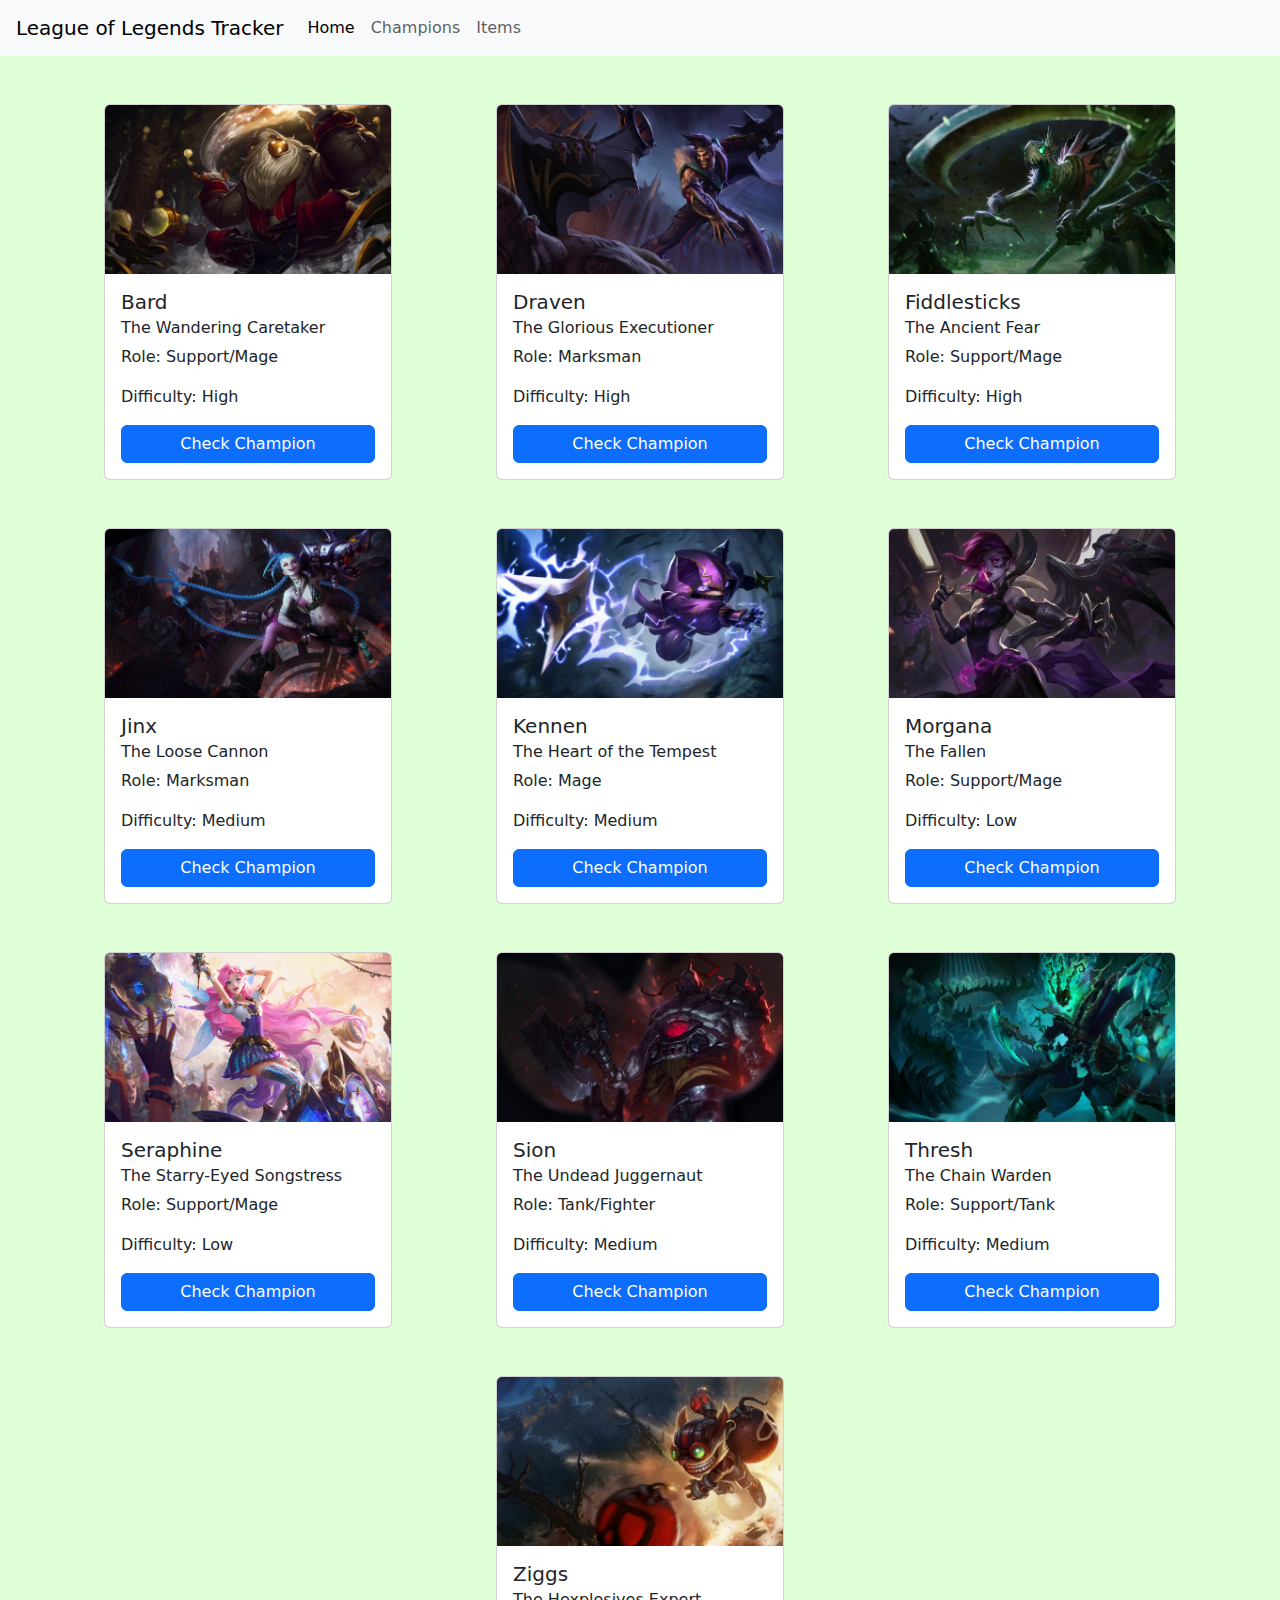
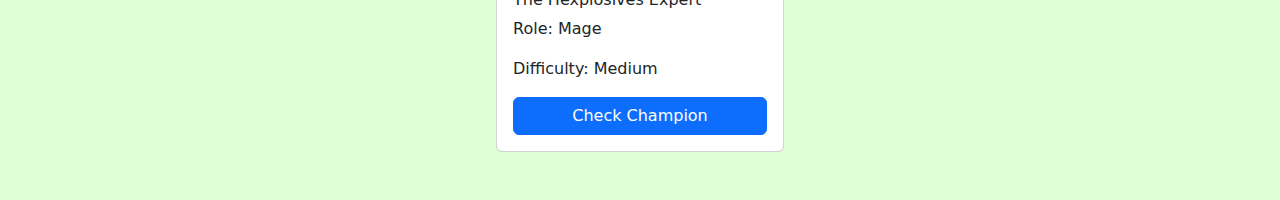
<file: bootstrap-website/pages/champions.html>
<!DOCTYPE html>
<html lang="en">
	<head>
		<meta charset="UTF-8" />
		<meta name="viewport" content="width=device-width, initial-scale=1.0" />
		<title>Document</title>
		<link href="https://cdn.jsdelivr.net/npm/bootstrap@5.3.3/dist/css/bootstrap.min.css" rel="stylesheet" integrity="sha384-QWTKZyjpPEjISv5WaRU9OFeRpok6YctnYmDr5pNlyT2bRjXh0JMhjY6hW+ALEwIH" crossorigin="anonymous" />
		<link rel="stylesheet" href="../styles.css" />
	</head>
	<body>
		<header>
			<nav class="navbar navbar-expand-md navbar-light bg-light ps-3">
				<a class="navbar-brand" href="#">League of Legends Tracker</a>
				<div class="collapse navbar-collapse">
					<ul class="navbar-nav">
						<li class="nav-item">
							<a class="nav-link active" href="index.html">Home</a>
						</li>
						<li class="nav-item">
							<a class="nav-link" href="#">Champions</a>
						</li>
						<li class="nav-item">
							<a class="nav-link" href="#">Items</a>
						</li>
					</ul>
				</div>
			</nav>
		</header>

		<main class="d-flex flex-row justify-content-evenly gap-5 flex-wrap p-5">
			<!-- Bard -->
			<div class="card" style="width: 18rem">
				<img src="../resources/Bard/Bard_Champion.jpg" class="card-img-top" alt="..." />
				<div class="card-body">
					<h5 class="card-title">Bard</h5>
					<h6 class="card-subtitle">The Wandering Caretaker</h6>
					<p class="card-text mt-2">Role: Support/Mage</p>
					<p class="card-text">Difficulty: High</p>
					<a href="../pages/champions/bard.html" class="btn btn-primary w-100">Check Champion</a>
				</div>
			</div>

			<!-- Draven -->
			<div class="card" style="width: 18rem">
				<img src="../resources/Draven/Draven_Champion.jpg" class="card-img-top" alt="..." />
				<div class="card-body">
					<h5 class="card-title">Draven</h5>
					<h6 class="card-subtitle">The Glorious Executioner</h6>
					<p class="card-text mt-2">Role: Marksman</p>
					<p class="card-text">Difficulty: High</p>
					<a href="../pages/champions/draven.html" class="btn btn-primary w-100">Check Champion</a>
				</div>
			</div>

			<!-- Fiddlesticks -->
			<div class="card" style="width: 18rem">
				<img src="../resources/Fiddlesticks/Fiddlesticks_Champion.jpg" class="card-img-top" alt="..." />
				<div class="card-body">
					<h5 class="card-title">Fiddlesticks</h5>
					<h6 class="card-subtitle">The Ancient Fear</h6>
					<p class="card-text mt-2">Role: Support/Mage</p>
					<p class="card-text">Difficulty: High</p>
					<a href="../pages/champions/fiddlesticks.html" class="btn btn-primary w-100">Check Champion</a>
				</div>
			</div>

			<!-- Jinx -->
			<div class="card" style="width: 18rem">
				<img src="../resources/Jinx/Jinx_Champion.jpg" class="card-img-top" alt="..." />
				<div class="card-body">
					<h5 class="card-title">Jinx</h5>
					<h6 class="card-subtitle">The Loose Cannon</h6>
					<p class="card-text mt-2">Role: Marksman</p>
					<p class="card-text">Difficulty: Medium</p>
					<a href="../pages/champions/jinx.html" class="btn btn-primary w-100">Check Champion</a>
				</div>
			</div>

			<!-- Kennen -->
			<div class="card" style="width: 18rem">
				<img src="../resources/Kennen/Kennen_Champion.jpg" class="card-img-top" alt="..." />
				<div class="card-body">
					<h5 class="card-title">Kennen</h5>
					<h6 class="card-subtitle">The Heart of the Tempest</h6>
					<p class="card-text mt-2">Role: Mage</p>
					<p class="card-text">Difficulty: Medium</p>
					<a href="../pages/champions/kennen.html" class="btn btn-primary w-100">Check Champion</a>
				</div>
			</div>

			<!-- Morgana -->
			<div class="card" style="width: 18rem">
				<img src="../resources/Morgana/Morgana_Champion.jpg" class="card-img-top" alt="..." />
				<div class="card-body">
					<h5 class="card-title">Morgana</h5>
					<h6 class="card-subtitle">The Fallen</h6>
					<p class="card-text mt-2">Role: Support/Mage</p>
					<p class="card-text">Difficulty: Low</p>
					<a href="../pages/champions/morgana.html" class="btn btn-primary w-100">Check Champion</a>
				</div>
			</div>
			<!-- Seraphine -->
			<div class="card" style="width: 18rem">
				<img src="../resources/Seraphine/Seraphine_0.jpg" class="card-img-top" alt="..." />
				<div class="card-body">
					<h5 class="card-title">Seraphine</h5>
					<h6 class="card-subtitle">The Starry-Eyed Songstress</h6>
					<p class="card-text mt-2">Role: Support/Mage</p>
					<p class="card-text">Difficulty: Low</p>
					<a href="../pages/champions/seraphine.html" class="btn btn-primary w-100">Check Champion</a>
				</div>
			</div>
            <!-- Sion -->
			<div class="card" style="width: 18rem">
				<img src="../resources/Sion/Sion_0.jpg" class="card-img-top" alt="..." />
				<div class="card-body">
					<h5 class="card-title">Sion</h5>
					<h6 class="card-subtitle">The Undead Juggernaut</h6>
					<p class="card-text mt-2">Role: Tank/Fighter</p>
					<p class="card-text">Difficulty: Medium</p>
					<a href="../pages/champions/sion.html" class="btn btn-primary w-100">Check Champion</a>
				</div>
			</div>
            <!-- Thresh -->
			<div class="card" style="width: 18rem">
				<img src="../resources/Thresh/Thresh_0.jpg" class="card-img-top" alt="..." />
				<div class="card-body">
					<h5 class="card-title">Thresh</h5>
					<h6 class="card-subtitle">The Chain Warden</h6>
					<p class="card-text mt-2">Role: Support/Tank</p>
					<p class="card-text">Difficulty: Medium</p>
					<a href="../pages/champions/thresh.html" class="btn btn-primary w-100">Check Champion</a>
				</div>
			</div>
            <!-- Ziggs -->
			<div class="card" style="width: 18rem">
				<img src="../resources/Ziggs/Ziggs_0.jpg" class="card-img-top" alt="..." />
				<div class="card-body">
					<h5 class="card-title">Ziggs</h5>
					<h6 class="card-subtitle">The Hexplosives Expert</h6>
					<p class="card-text mt-2">Role: Mage</p>
					<p class="card-text">Difficulty: Medium</p>
					<a href="../pages/champions/ziggs.html" class="btn btn-primary w-100">Check Champion</a>
				</div>
			</div>
			
		</main>

		<script src="https://cdn.jsdelivr.net/npm/bootstrap@5.3.0/dist/js/bootstrap.bundle.min.js"></script>
	</body>
</html>
</file>
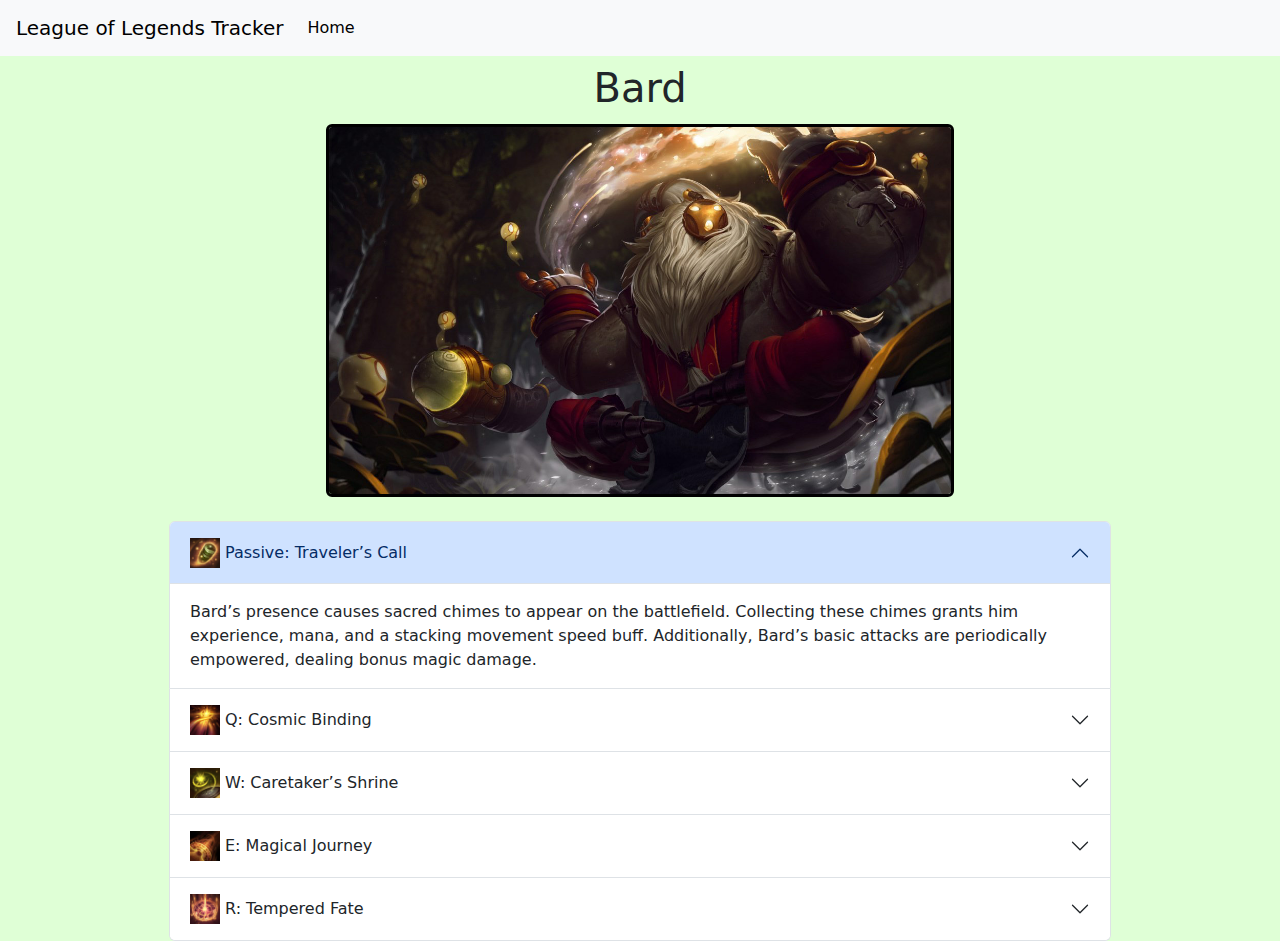
<file: bootstrap-website/pages/champions/bard.html>
<!DOCTYPE html>
<html lang="en">
	<head>
		<meta charset="UTF-8" />
		<meta name="viewport" content="width=device-width, initial-scale=1.0" />
		<title>Document</title>
		<link href="https://cdn.jsdelivr.net/npm/bootstrap@5.3.3/dist/css/bootstrap.min.css" rel="stylesheet" integrity="sha384-QWTKZyjpPEjISv5WaRU9OFeRpok6YctnYmDr5pNlyT2bRjXh0JMhjY6hW+ALEwIH" crossorigin="anonymous" />
		<link rel="stylesheet" href="../../styles.css" />
	</head>

	<body>
		<header>
			<nav class="navbar navbar-expand-md navbar-light bg-light ps-3">
				<a class="navbar-brand" href="#">League of Legends Tracker</a>
				<div class="collapse navbar-collapse">
					<ul class="navbar-nav">
						<li class="nav-item">
							<a class="nav-link active" href="../../index.html">Home</a>
						</li>
					</ul>
				</div>
			</nav>
		</header>

		<main>
			<div class="container-fluid">
				<div class="d-flex justify-content-center flex-column align-items-center">
					<h1 class="mt-2">Bard</h1>
					<img src="../../resources/Bard/Bard_Champion.jpg" class="rounded mt-1 mb-4 border border-3 border-black w-50" alt="" />

					<div class="accordion w-75" id="accordionExample">
						<!-- Passive -->
						<div class="accordion-item">
							<h2 class="accordion-header">
								<button class="accordion-button" type="button" data-bs-toggle="collapse" data-bs-target="#collapseOne" aria-expanded="true" aria-controls="collapseOne">
									<img src="../../resources/Bard/Bard_Passive.png" alt="Button Image" style="width: 30px; height: 30px; margin-right: 5px" />Passive: Traveler’s Call
								</button>
							</h2>
							<div id="collapseOne" class="accordion-collapse collapse show" data-bs-parent="#accordionExample">
								<div class="accordion-body">
									Bard’s presence causes sacred chimes to appear on the battlefield. Collecting these chimes grants him experience, mana, and a stacking movement speed buff. Additionally, Bard’s basic attacks are periodically empowered, dealing bonus magic damage.
								</div>
							</div>
						</div>
						<!-- Q -->
						<div class="accordion-item">
							<h2 class="accordion-header">
								<button class="accordion-button collapsed" type="button" data-bs-toggle="collapse" data-bs-target="#collapseTwo" aria-expanded="false" aria-controls="collapseTwo">
									<img src="../../resources/Bard/BardQ.png" alt="Button Image" style="width: 30px; height: 30px; margin-right: 5px" />Q: Cosmic Binding
								</button>
							</h2>
							<div id="collapseTwo" class="accordion-collapse collapse" data-bs-parent="#accordionExample">
								<div class="accordion-body">Bard fires a burst of energy in a target direction, dealing magic damage to the first enemy hit and slowing them. If the burst continues and hits a wall or another enemy, it stuns both targets.</div>
							</div>
						</div>

						<!-- W -->
						<div class="accordion-item">
							<h2 class="accordion-header">
								<button class="accordion-button collapsed" type="button" data-bs-toggle="collapse" data-bs-target="#collapseThree" aria-expanded="false" aria-controls="collapseThree">
									<img src="../../resources/Bard/BardW.png" alt="Button Image" style="width: 30px; height: 30px; margin-right: 5px" />W: Caretaker’s Shrine
								</button>
							</h2>
							<div id="collapseThree" class="accordion-collapse collapse" data-bs-parent="#accordionExample">
								<div class="accordion-body">Bard places a healing shrine that builds up in power over a short duration. Allies who step on the shrine receive healing and a brief movement speed boost.</div>
							</div>
						</div>
						<!-- E -->
						<div class="accordion-item">
							<h2 class="accordion-header">
								<button class="accordion-button collapsed" type="button" data-bs-toggle="collapse" data-bs-target="#collapseFour" aria-expanded="false" aria-controls="collapseFour">
									<img src="../../resources/Bard/BardE.png" alt="Button Image" style="width: 30px; height: 30px; margin-right: 5px" />E: Magical Journey
								</button>
							</h2>
							<div id="collapseFour" class="accordion-collapse collapse" data-bs-parent="#accordionExample">
								<div class="accordion-body">Bard opens a one-way portal through a piece of terrain, allowing allies and enemies to travel through it.</div>
							</div>
						</div>
						<!-- R -->
						<div class="accordion-item">
							<h2 class="accordion-header">
								<button class="accordion-button collapsed" type="button" data-bs-toggle="collapse" data-bs-target="#collapseFive" aria-expanded="false" aria-controls="collapseFive">
									<img src="../../resources/Bard/BardR.png" alt="Button Image" style="width: 30px; height: 30px; margin-right: 5px" />R: Tempered Fate
								</button>
							</h2>
							<div id="collapseFive" class="accordion-collapse collapse" data-bs-parent="#accordionExample">
								<div class="accordion-body">Bard sends magical energy to a target location, putting all champions, minions, monsters, and turrets in the area into stasis for a short duration.</div>
							</div>
						</div>
					</div>
				</div>
			</div>
		</main>

		<script src="https://cdn.jsdelivr.net/npm/bootstrap@5.3.0/dist/js/bootstrap.bundle.min.js"></script>
	</body>
</html>
</file>
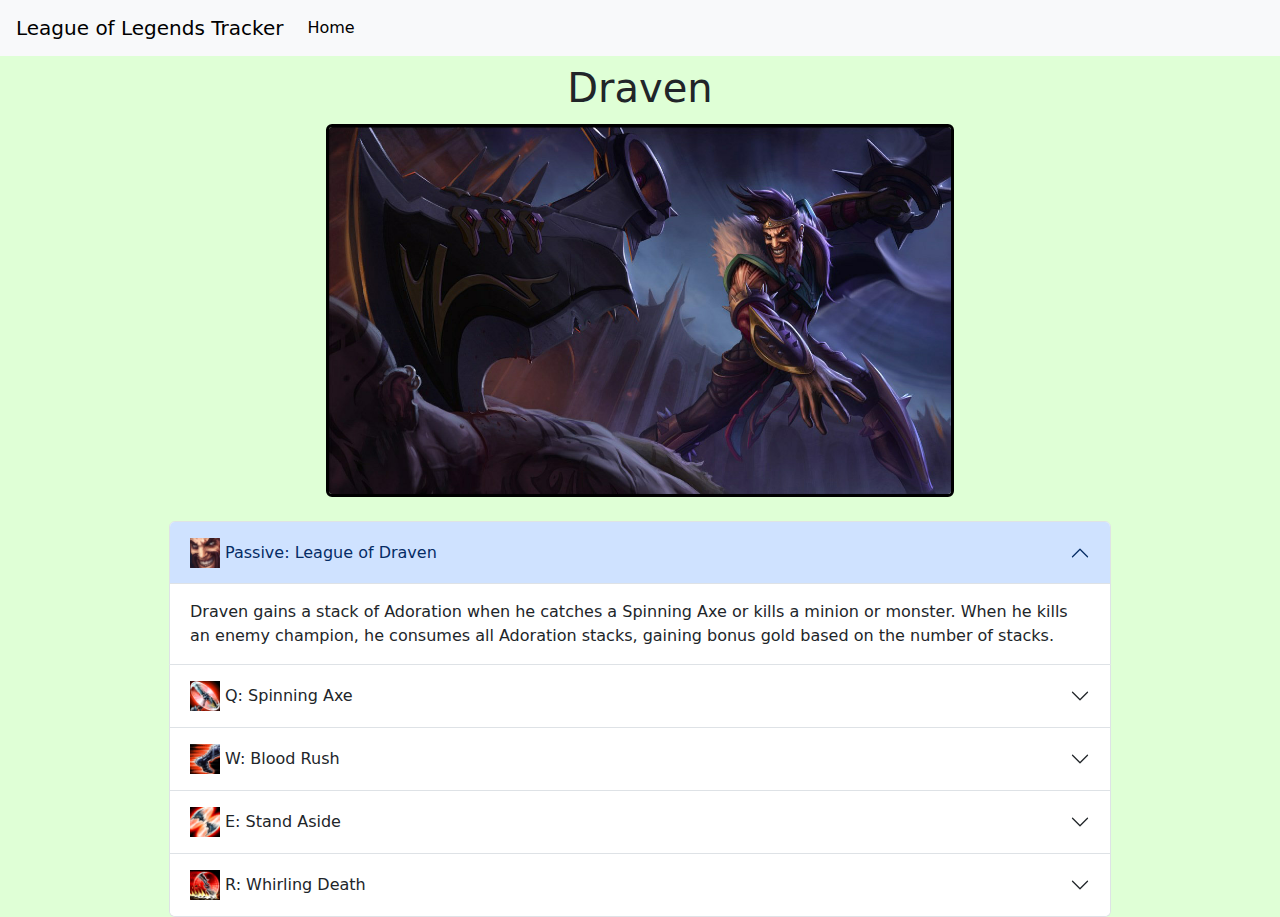
<file: bootstrap-website/pages/champions/draven.html>
<!DOCTYPE html>
<html lang="en">
	<head>
		<meta charset="UTF-8" />
		<meta name="viewport" content="width=device-width, initial-scale=1.0" />
		<title>Document</title>
		<link href="https://cdn.jsdelivr.net/npm/bootstrap@5.3.3/dist/css/bootstrap.min.css" rel="stylesheet" integrity="sha384-QWTKZyjpPEjISv5WaRU9OFeRpok6YctnYmDr5pNlyT2bRjXh0JMhjY6hW+ALEwIH" crossorigin="anonymous" />
		<link rel="stylesheet" href="../../styles.css" />
	</head>

	<body>
		<header>
			<nav class="navbar navbar-expand-md navbar-light bg-light ps-3">
				<a class="navbar-brand" href="#">League of Legends Tracker</a>
				<div class="collapse navbar-collapse">
					<ul class="navbar-nav">
						<li class="nav-item">
							<a class="nav-link active" href="../../index.html">Home</a>
						</li>
					</ul>
				</div>
			</nav>
		</header>

		<main>
			<div class="container-fluid">
				<div class="d-flex justify-content-center flex-column align-items-center">
					<h1 class="mt-2">Draven</h1>
					<img src="../../resources/Draven/Draven_Champion.jpg" class="rounded mt-1 mb-4 border border-3 border-black w-50" alt="" />

					<div class="accordion w-75" id="accordionExample">
						<!-- Passive -->
						<div class="accordion-item">
							<h2 class="accordion-header">
								<button class="accordion-button" type="button" data-bs-toggle="collapse" data-bs-target="#collapseOne" aria-expanded="true" aria-controls="collapseOne">
									<img src="../../resources/Draven/Draven_passive.png" alt="Button Image" style="width: 30px; height: 30px; margin-right: 5px" />Passive: League of Draven
								</button>
							</h2>
							<div id="collapseOne" class="accordion-collapse collapse show" data-bs-parent="#accordionExample">
								<div class="accordion-body">
									Draven gains a stack of Adoration when he catches a Spinning Axe or kills a minion or monster. When he kills an enemy champion, he consumes all Adoration stacks, gaining bonus gold based on the number of stacks.
								</div>
							</div>
						</div>
						<!-- Q -->
						<div class="accordion-item">
							<h2 class="accordion-header">
								<button class="accordion-button collapsed" type="button" data-bs-toggle="collapse" data-bs-target="#collapseTwo" aria-expanded="false" aria-controls="collapseTwo">
									<img src="../../resources/Draven/Draven_Q.png" alt="Button Image" style="width: 30px; height: 30px; margin-right: 5px" />Q: Spinning Axe
								</button>
							</h2>
							<div id="collapseTwo" class="accordion-collapse collapse" data-bs-parent="#accordionExample">
								<div class="accordion-body">Draven’s next basic attack deals bonus physical damage and causes the axe to ricochet into the air. If Draven catches it, the ability is reapplied.</div>
							</div>
						</div>

						<!-- W -->
						<div class="accordion-item">
							<h2 class="accordion-header">
								<button class="accordion-button collapsed" type="button" data-bs-toggle="collapse" data-bs-target="#collapseThree" aria-expanded="false" aria-controls="collapseThree">
									<img src="../../resources/Draven/Draven_W.png" alt="Button Image" style="width: 30px; height: 30px; margin-right: 5px" />W: Blood Rush
								</button>
							</h2>
							<div id="collapseThree" class="accordion-collapse collapse" data-bs-parent="#accordionExample">
								<div class="accordion-body">Draven gains increased movement speed and attack speed for a short duration. Catching a Spinning Axe resets the cooldown of Blood Rush.</div>
							</div>
						</div>
						<!-- E -->
						<div class="accordion-item">
							<h2 class="accordion-header">
								<button class="accordion-button collapsed" type="button" data-bs-toggle="collapse" data-bs-target="#collapseFour" aria-expanded="false" aria-controls="collapseFour">
									<img src="../../resources/Draven/Draven_E.png" alt="Button Image" style="width: 30px; height: 30px; margin-right: 5px" />E: Stand Aside
								</button>
							</h2>
							<div id="collapseFour" class="accordion-collapse collapse" data-bs-parent="#accordionExample">
								<div class="accordion-body">Draven throws his axes in a line, dealing physical damage to enemies hit and knocking them aside, slowing them briefly.</div>
							</div>
						</div>
						<!-- R -->
						<div class="accordion-item">
							<h2 class="accordion-header">
								<button class="accordion-button collapsed" type="button" data-bs-toggle="collapse" data-bs-target="#collapseFive" aria-expanded="false" aria-controls="collapseFive">
									<img src="../../resources/Draven/Draven_R.png" alt="Button Image" style="width: 30px; height: 30px; margin-right: 5px" />R: Whirling Death
								</button>
							</h2>
							<div id="collapseFive" class="accordion-collapse collapse" data-bs-parent="#accordionExample">
								<div class="accordion-body">Draven hurls two massive axes in a global line, dealing physical damage to enemies hit. The axes reverse direction upon reaching the edge of the map or upon reactivation, dealing damage again on the way back.</div>
							</div>
						</div>
					</div>
				</div>
			</div>
		</main>

		<script src="https://cdn.jsdelivr.net/npm/bootstrap@5.3.0/dist/js/bootstrap.bundle.min.js"></script>
	</body>
</html>
</file>
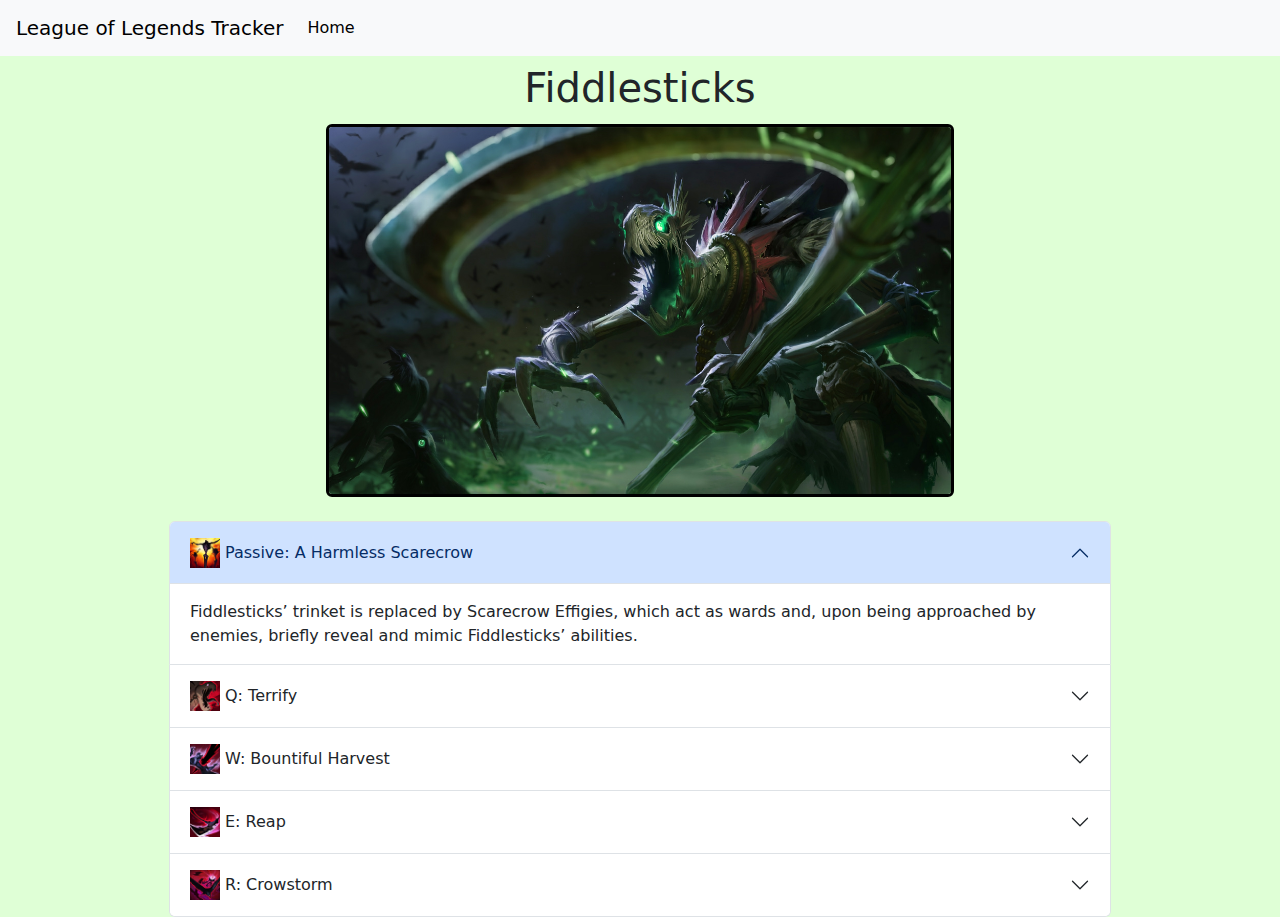
<file: bootstrap-website/pages/champions/fiddlesticks.html>
<!DOCTYPE html>
<html lang="en">
	<head>
		<meta charset="UTF-8" />
		<meta name="viewport" content="width=device-width, initial-scale=1.0" />
		<title>Document</title>
		<link href="https://cdn.jsdelivr.net/npm/bootstrap@5.3.3/dist/css/bootstrap.min.css" rel="stylesheet" integrity="sha384-QWTKZyjpPEjISv5WaRU9OFeRpok6YctnYmDr5pNlyT2bRjXh0JMhjY6hW+ALEwIH" crossorigin="anonymous" />
		<link rel="stylesheet" href="../../styles.css" />
	</head>

	<body>
		<header>
			<nav class="navbar navbar-expand-md navbar-light bg-light ps-3">
				<a class="navbar-brand" href="#">League of Legends Tracker</a>
				<div class="collapse navbar-collapse">
					<ul class="navbar-nav">
						<li class="nav-item">
							<a class="nav-link active" href="../../index.html">Home</a>
						</li>
					</ul>
				</div>
			</nav>
		</header>

		<main>
			<div class="container-fluid">
				<div class="d-flex justify-content-center flex-column align-items-center">
					<h1 class="mt-2">Fiddlesticks</h1>
					<img src="../../resources/Fiddlesticks/Fiddlesticks_Champion.jpg" class="rounded mt-1 mb-4 border border-3 border-black w-50" alt="" />

					<div class="accordion w-75" id="accordionExample">
						<!-- Passive -->
						<div class="accordion-item">
							<h2 class="accordion-header">
								<button class="accordion-button" type="button" data-bs-toggle="collapse" data-bs-target="#collapseOne" aria-expanded="true" aria-controls="collapseOne">
									<img src="../../resources/Fiddlesticks/FiddlesticksP.png" alt="Button Image" style="width: 30px; height: 30px; margin-right: 5px" />Passive: A Harmless Scarecrow
								</button>
							</h2>
							<div id="collapseOne" class="accordion-collapse collapse show" data-bs-parent="#accordionExample">
								<div class="accordion-body">
									Fiddlesticks’ trinket is replaced by Scarecrow Effigies, which act as wards and, upon being approached by enemies, briefly reveal and mimic Fiddlesticks’ abilities.
								</div>
							</div>
						</div>
						<!-- Q -->
						<div class="accordion-item">
							<h2 class="accordion-header">
								<button class="accordion-button collapsed" type="button" data-bs-toggle="collapse" data-bs-target="#collapseTwo" aria-expanded="false" aria-controls="collapseTwo">
									<img src="../../resources/Fiddlesticks/FiddleSticksQ.png" alt="Button Image" style="width: 30px; height: 30px; margin-right: 5px" />Q: Terrify
								</button>
							</h2>
							<div id="collapseTwo" class="accordion-collapse collapse" data-bs-parent="#accordionExample">
								<div class="accordion-body">Passive: Damaging enemies with abilities causes them to become terrified if they are facing Fiddlesticks. Active: Fiddlesticks terrifies a target, causing them to flee in fear for a short duration.</div>
							</div>
						</div>

						<!-- W -->
						<div class="accordion-item">
							<h2 class="accordion-header">
								<button class="accordion-button collapsed" type="button" data-bs-toggle="collapse" data-bs-target="#collapseThree" aria-expanded="false" aria-controls="collapseThree">
									<img src="../../resources/Fiddlesticks/FiddleSticksW.png" alt="Button Image" style="width: 30px; height: 30px; margin-right: 5px" />W: Bountiful Harvest
								</button>
							</h2>
							<div id="collapseThree" class="accordion-collapse collapse" data-bs-parent="#accordionExample">
								<div class="accordion-body">Fiddlesticks drains the souls of all nearby enemies, dealing magic damage over time and healing himself based on a percentage of the damage dealt. If the ability fully channels, the final tick deals additional damage.</div>
							</div>
						</div>
						<!-- E -->
						<div class="accordion-item">
							<h2 class="accordion-header">
								<button class="accordion-button collapsed" type="button" data-bs-toggle="collapse" data-bs-target="#collapseFour" aria-expanded="false" aria-controls="collapseFour">
									<img src="../../resources/Fiddlesticks/FiddleSticksE.png" alt="Button Image" style="width: 30px; height: 30px; margin-right: 5px" />E: Reap
								</button>
							</h2>
							<div id="collapseFour" class="accordion-collapse collapse" data-bs-parent="#accordionExample">
								<div class="accordion-body">Fiddlesticks unleashes dark energy in a crescent, dealing magic damage and silencing enemies hit. Enemies in the center are also slowed.</div>
							</div>
						</div>
						<!-- R -->
						<div class="accordion-item">
							<h2 class="accordion-header">
								<button class="accordion-button collapsed" type="button" data-bs-toggle="collapse" data-bs-target="#collapseFive" aria-expanded="false" aria-controls="collapseFive">
									<img src="../../resources/Fiddlesticks/FiddleSticksR.png" alt="Button Image" style="width: 30px; height: 30px; margin-right: 5px" />R: Crowstorm
								</button>
							</h2>
							<div id="collapseFive" class="accordion-collapse collapse" data-bs-parent="#accordionExample">
								<div class="accordion-body">After a brief channel, Fiddlesticks blinks to a target location, summoning a murder of crows that flock around him, dealing magic damage per second to all nearby enemies.</div>
							</div>
						</div>
					</div>
				</div>
			</div>
		</main>

		<script src="https://cdn.jsdelivr.net/npm/bootstrap@5.3.0/dist/js/bootstrap.bundle.min.js"></script>
	</body>
</html>
</file>
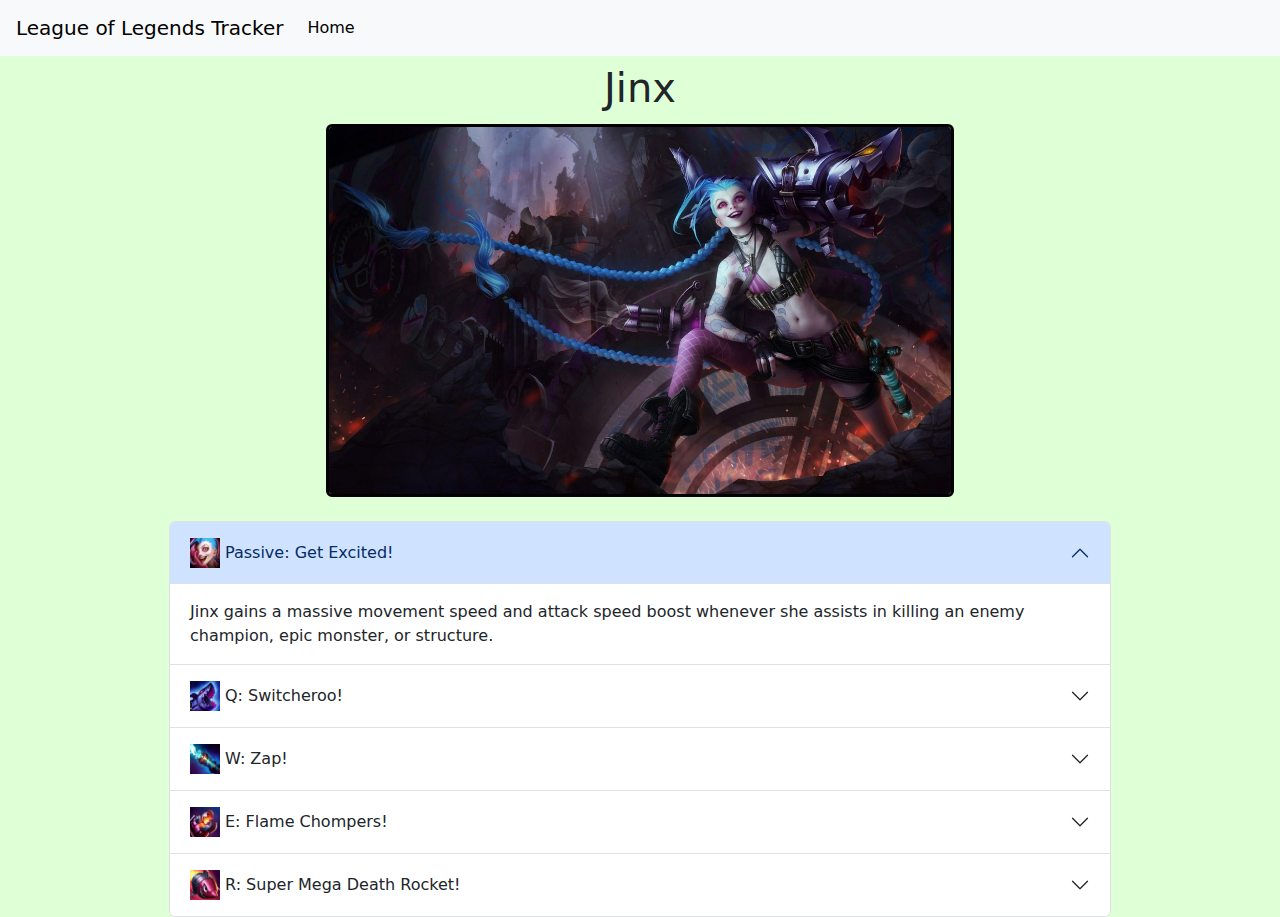
<file: bootstrap-website/pages/champions/jinx.html>
<!DOCTYPE html>
<html lang="en">
	<head>
		<meta charset="UTF-8" />
		<meta name="viewport" content="width=device-width, initial-scale=1.0" />
		<title>Document</title>
		<link href="https://cdn.jsdelivr.net/npm/bootstrap@5.3.3/dist/css/bootstrap.min.css" rel="stylesheet" integrity="sha384-QWTKZyjpPEjISv5WaRU9OFeRpok6YctnYmDr5pNlyT2bRjXh0JMhjY6hW+ALEwIH" crossorigin="anonymous" />
		<link rel="stylesheet" href="../../styles.css" />
	</head>

	<body>
		<header>
			<nav class="navbar navbar-expand-md navbar-light bg-light ps-3">
				<a class="navbar-brand" href="#">League of Legends Tracker</a>
				<div class="collapse navbar-collapse">
					<ul class="navbar-nav">
						<li class="nav-item">
							<a class="nav-link active" href="../../index.html">Home</a>
						</li>
					</ul>
				</div>
			</nav>
		</header>

		<main>
			<div class="container-fluid">
				<div class="d-flex justify-content-center flex-column align-items-center">
					<h1 class="mt-2">Jinx</h1>
					<img src="../../resources/Jinx/Jinx_Champion.jpg" class="rounded mt-1 mb-4 border border-3 border-black w-50" alt="" />

					<div class="accordion w-75" id="accordionExample">
						<!-- Passive -->
						<div class="accordion-item">
							<h2 class="accordion-header">
								<button class="accordion-button" type="button" data-bs-toggle="collapse" data-bs-target="#collapseOne" aria-expanded="true" aria-controls="collapseOne">
									<img src="../../resources/Jinx/Jinx_Passive.png" alt="Button Image" style="width: 30px; height: 30px; margin-right: 5px" />Passive: Get Excited!
								</button>
							</h2>
							<div id="collapseOne" class="accordion-collapse collapse show" data-bs-parent="#accordionExample">
								<div class="accordion-body">
									Jinx gains a massive movement speed and attack speed boost whenever she assists in killing an enemy champion, epic monster, or structure.
								</div>
							</div>
						</div>
						<!-- Q -->
						<div class="accordion-item">
							<h2 class="accordion-header">
								<button class="accordion-button collapsed" type="button" data-bs-toggle="collapse" data-bs-target="#collapseTwo" aria-expanded="false" aria-controls="collapseTwo">
									<img src="../../resources/Jinx/JinxQ.png" alt="Button Image" style="width: 30px; height: 30px; margin-right: 5px" />Q: Switcheroo!
								</button>
							</h2>
							<div id="collapseTwo" class="accordion-collapse collapse" data-bs-parent="#accordionExample">
								<div class="accordion-body">Jinx swaps between her minigun, Pow-Pow, which grants stacking attack speed, and her rocket launcher, Fishbones, which deals area-of-effect damage and increased range at the cost of mana per attack.</div>
							</div>
						</div>

						<!-- W -->
						<div class="accordion-item">
							<h2 class="accordion-header">
								<button class="accordion-button collapsed" type="button" data-bs-toggle="collapse" data-bs-target="#collapseThree" aria-expanded="false" aria-controls="collapseThree">
									<img src="../../resources/Jinx/JinxW.png" alt="Button Image" style="width: 30px; height: 30px; margin-right: 5px" />W: Zap!
								</button>
							</h2>
							<div id="collapseThree" class="accordion-collapse collapse" data-bs-parent="#accordionExample">
								<div class="accordion-body">Jinx fires a shock blast in a line, dealing physical damage to the first enemy hit and slowing them.</div>
							</div>
						</div>
						<!-- E -->
						<div class="accordion-item">
							<h2 class="accordion-header">
								<button class="accordion-button collapsed" type="button" data-bs-toggle="collapse" data-bs-target="#collapseFour" aria-expanded="false" aria-controls="collapseFour">
									<img src="../../resources/Jinx/JinxE.png" alt="Button Image" style="width: 30px; height: 30px; margin-right: 5px" />E: Flame Chompers!
								</button>
							</h2>
							<div id="collapseFour" class="accordion-collapse collapse" data-bs-parent="#accordionExample">
								<div class="accordion-body">Jinx tosses out three grenades that arm after a brief delay. Enemies who walk over them are rooted and take magic damage.</div>
							</div>
						</div>
						<!-- R -->
						<div class="accordion-item">
							<h2 class="accordion-header">
								<button class="accordion-button collapsed" type="button" data-bs-toggle="collapse" data-bs-target="#collapseFive" aria-expanded="false" aria-controls="collapseFive">
									<img src="../../resources/Jinx/JinxR.png" alt="Button Image" style="width: 30px; height: 30px; margin-right: 5px" />R: Super Mega Death Rocket!
								</button>
							</h2>
							<div id="collapseFive" class="accordion-collapse collapse" data-bs-parent="#accordionExample">
								<div class="accordion-body">Jinx fires a global rocket that gains damage as it travels. It explodes upon hitting an enemy champion, dealing physical damage based on a percentage of the target’s missing health, plus bonus damage to nearby enemies.</div>
							</div>
						</div>
					</div>
				</div>
			</div>
		</main>

		<script src="https://cdn.jsdelivr.net/npm/bootstrap@5.3.0/dist/js/bootstrap.bundle.min.js"></script>
	</body>
</html>
</file>
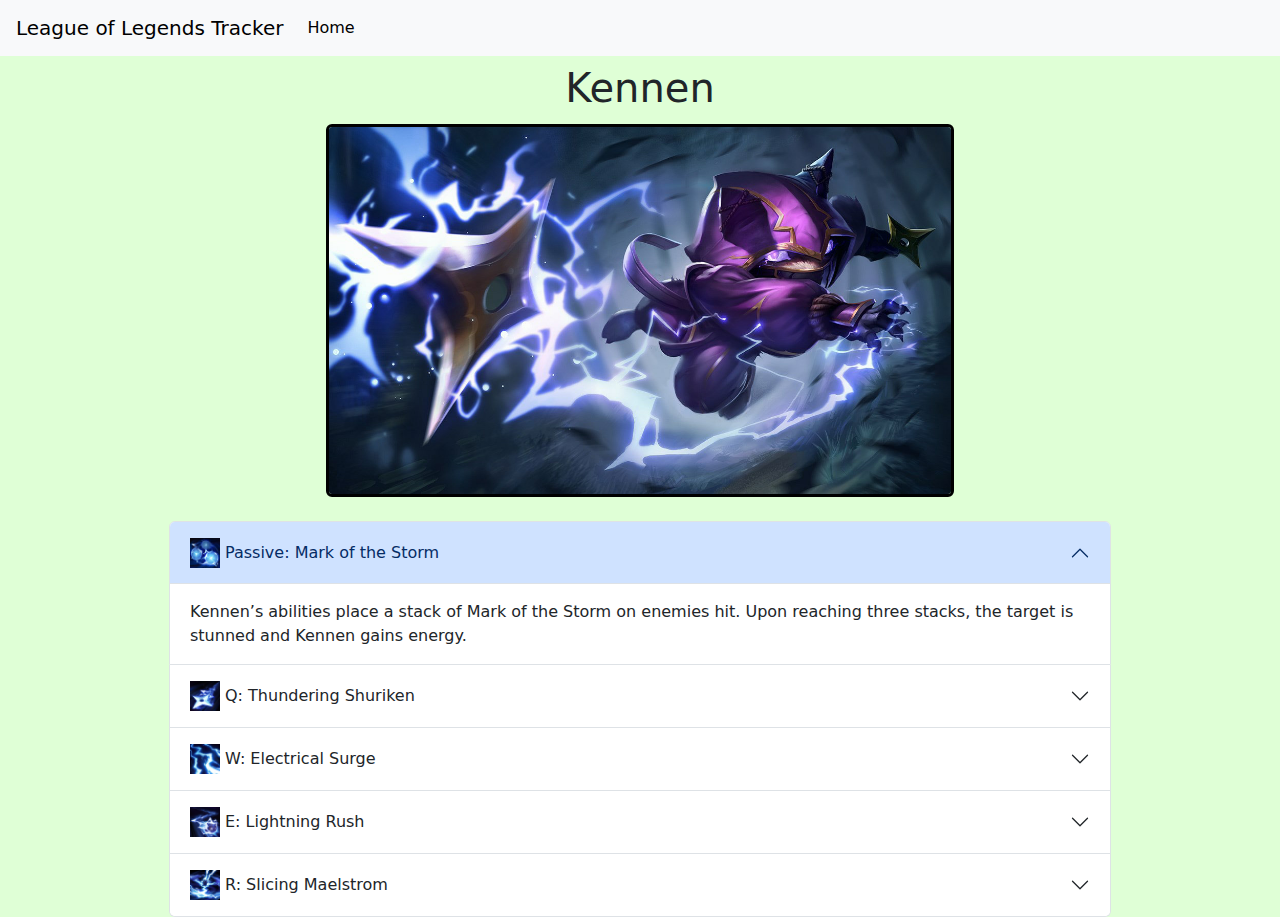
<file: bootstrap-website/pages/champions/kennen.html>
<!DOCTYPE html>
<html lang="en">
	<head>
		<meta charset="UTF-8" />
		<meta name="viewport" content="width=device-width, initial-scale=1.0" />
		<title>Document</title>
		<link href="https://cdn.jsdelivr.net/npm/bootstrap@5.3.3/dist/css/bootstrap.min.css" rel="stylesheet" integrity="sha384-QWTKZyjpPEjISv5WaRU9OFeRpok6YctnYmDr5pNlyT2bRjXh0JMhjY6hW+ALEwIH" crossorigin="anonymous" />
		<link rel="stylesheet" href="../../styles.css" />
	</head>

	<body>
		<header>
			<nav class="navbar navbar-expand-md navbar-light bg-light ps-3">
				<a class="navbar-brand" href="#">League of Legends Tracker</a>
				<div class="collapse navbar-collapse">
					<ul class="navbar-nav">
						<li class="nav-item">
							<a class="nav-link active" href="../../index.html">Home</a>
						</li>
					</ul>
				</div>
			</nav>
		</header>

		<main>
			<div class="container-fluid">
				<div class="d-flex justify-content-center flex-column align-items-center">
					<h1 class="mt-2">Kennen</h1>
					<img src="../../resources/Kennen/Kennen_Champion.jpg" class="rounded mt-1 mb-4 border border-3 border-black w-50" alt="" />

					<div class="accordion w-75" id="accordionExample">
						<!-- Passive -->
						<div class="accordion-item">
							<h2 class="accordion-header">
								<button class="accordion-button" type="button" data-bs-toggle="collapse" data-bs-target="#collapseOne" aria-expanded="true" aria-controls="collapseOne">
									<img src="../../resources/Kennen/Kennen_Passive.png" alt="Button Image" style="width: 30px; height: 30px; margin-right: 5px" />Passive: Mark of the Storm
								</button>
							</h2>
							<div id="collapseOne" class="accordion-collapse collapse show" data-bs-parent="#accordionExample">
								<div class="accordion-body">
									Kennen’s abilities place a stack of Mark of the Storm on enemies hit. Upon reaching three stacks, the target is stunned and Kennen gains energy.
								</div>
							</div>
						</div>
						<!-- Q -->
						<div class="accordion-item">
							<h2 class="accordion-header">
								<button class="accordion-button collapsed" type="button" data-bs-toggle="collapse" data-bs-target="#collapseTwo" aria-expanded="false" aria-controls="collapseTwo">
									<img src="../../resources/Kennen/KennenQ.png" alt="Button Image" style="width: 30px; height: 30px; margin-right: 5px" />Q: Thundering Shuriken
								</button>
							</h2>
							<div id="collapseTwo" class="accordion-collapse collapse" data-bs-parent="#accordionExample">
								<div class="accordion-body">Kennen throws a shuriken in a line, dealing magic damage to the first enemy hit.</div>
							</div>
						</div>

						<!-- W -->
						<div class="accordion-item">
							<h2 class="accordion-header">
								<button class="accordion-button collapsed" type="button" data-bs-toggle="collapse" data-bs-target="#collapseThree" aria-expanded="false" aria-controls="collapseThree">
									<img src="../../resources/Kennen/KennenW.png" alt="Button Image" style="width: 30px; height: 30px; margin-right: 5px" />W: Electrical Surge
								</button>
							</h2>
							<div id="collapseThree" class="accordion-collapse collapse" data-bs-parent="#accordionExample">
								<div class="accordion-body">Passive: Every few attacks, Kennen deals bonus magic damage and applies a Mark of the Storm. Active: Kennen deals magic damage to all enemies with a Mark of the Storm.</div>
							</div>
						</div>
						<!-- E -->
						<div class="accordion-item">
							<h2 class="accordion-header">
								<button class="accordion-button collapsed" type="button" data-bs-toggle="collapse" data-bs-target="#collapseFour" aria-expanded="false" aria-controls="collapseFour">
									<img src="../../resources/Kennen/KennenE.png" alt="Button Image" style="width: 30px; height: 30px; margin-right: 5px" />E: Lightning Rush
								</button>
							</h2>
							<div id="collapseFour" class="accordion-collapse collapse" data-bs-parent="#accordionExample">
								<div class="accordion-body">Kennen transforms into a ball of lightning, gaining increased movement speed and the ability to pass through units. Enemies he passes through take magic damage and receive a Mark of the Storm.</div>
							</div>
						</div>
						<!-- R -->
						<div class="accordion-item">
							<h2 class="accordion-header">
								<button class="accordion-button collapsed" type="button" data-bs-toggle="collapse" data-bs-target="#collapseFive" aria-expanded="false" aria-controls="collapseFive">
									<img src="../../resources/Kennen/KennenR.png" alt="Button Image" style="width: 30px; height: 30px; margin-right: 5px" />R: Slicing Maelstrom
								</button>
							</h2>
							<div id="collapseFive" class="accordion-collapse collapse" data-bs-parent="#accordionExample">
								<div class="accordion-body">Kennen summons a storm that strikes nearby enemies multiple times, dealing magic damage and applying a Mark of the Storm with each hit.</div>
							</div>
						</div>
					</div>
				</div>
			</div>
		</main>

		<script src="https://cdn.jsdelivr.net/npm/bootstrap@5.3.0/dist/js/bootstrap.bundle.min.js"></script>
	</body>
</html>
</file>
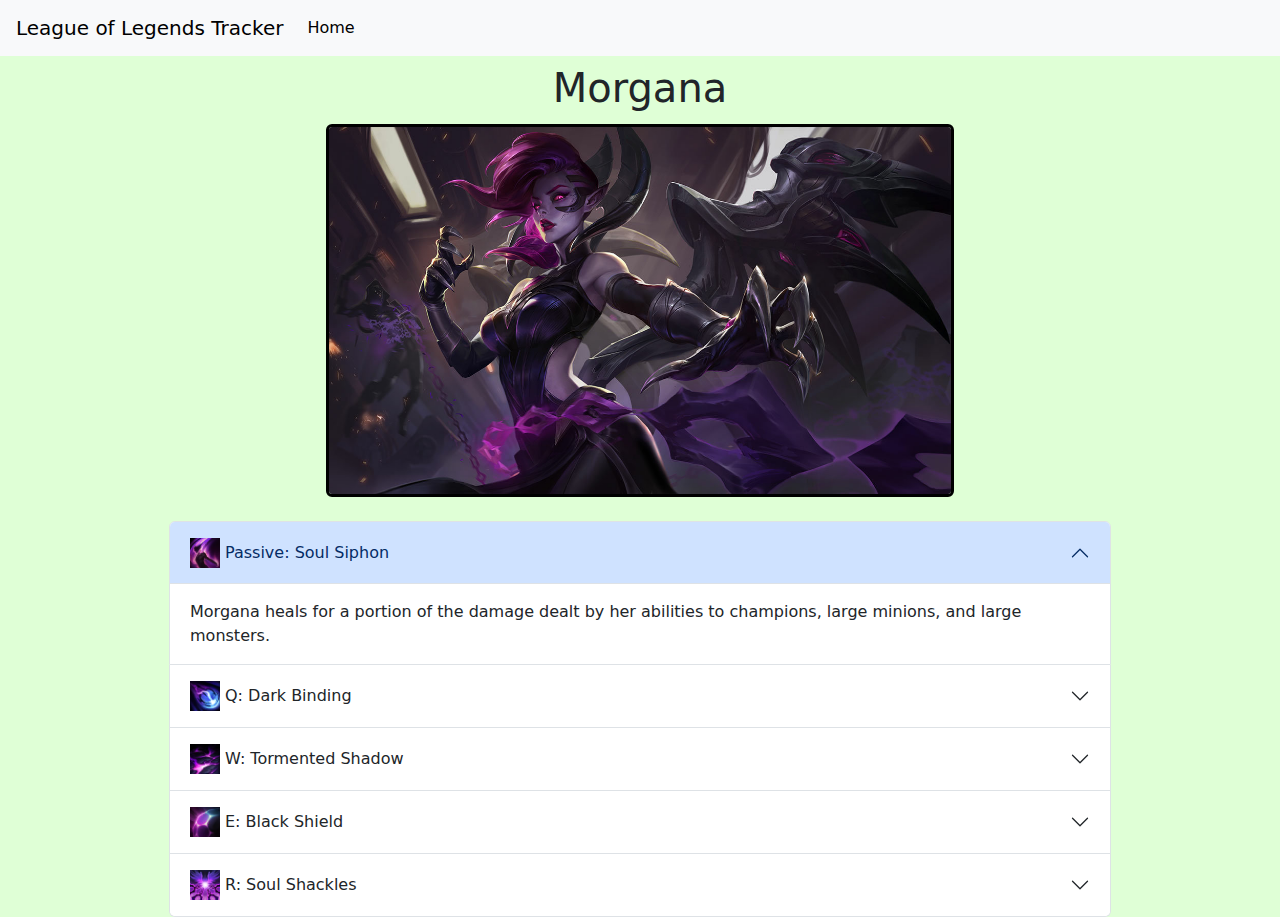
<file: bootstrap-website/pages/champions/morgana.html>
<!DOCTYPE html>
<html lang="en">
	<head>
		<meta charset="UTF-8" />
		<meta name="viewport" content="width=device-width, initial-scale=1.0" />
		<title>Document</title>
		<link href="https://cdn.jsdelivr.net/npm/bootstrap@5.3.3/dist/css/bootstrap.min.css" rel="stylesheet" integrity="sha384-QWTKZyjpPEjISv5WaRU9OFeRpok6YctnYmDr5pNlyT2bRjXh0JMhjY6hW+ALEwIH" crossorigin="anonymous" />
		<link rel="stylesheet" href="../../styles.css" />
	</head>

	<body>
		<header>
			<nav class="navbar navbar-expand-md navbar-light bg-light ps-3">
				<a class="navbar-brand" href="#">League of Legends Tracker</a>
				<div class="collapse navbar-collapse">
					<ul class="navbar-nav">
						<li class="nav-item">
							<a class="nav-link active" href="../../index.html">Home</a>
						</li>
					</ul>
				</div>
			</nav>
		</header>

		<main>
			<div class="container-fluid">
				<div class="d-flex justify-content-center flex-column align-items-center">
					<h1 class="mt-2">Morgana</h1>
					<img src="../../resources/Morgana/Morgana_Champion.jpg" class="rounded mt-1 mb-4 border border-3 border-black w-50" alt="" />

					<div class="accordion w-75" id="accordionExample">
						<!-- Passive -->
						<div class="accordion-item">
							<h2 class="accordion-header">
								<button class="accordion-button" type="button" data-bs-toggle="collapse" data-bs-target="#collapseOne" aria-expanded="true" aria-controls="collapseOne">
									<img src="../../resources/Morgana/MorgnaP.png" alt="Button Image" style="width: 30px; height: 30px; margin-right: 5px" />Passive: Soul Siphon
								</button>
							</h2>
							<div id="collapseOne" class="accordion-collapse collapse show" data-bs-parent="#accordionExample">
								<div class="accordion-body">
									Morgana heals for a portion of the damage dealt by her abilities to champions, large minions, and large monsters.
								</div>
							</div>
						</div>
						<!-- Q -->
						<div class="accordion-item">
							<h2 class="accordion-header">
								<button class="accordion-button collapsed" type="button" data-bs-toggle="collapse" data-bs-target="#collapseTwo" aria-expanded="false" aria-controls="collapseTwo">
									<img src="../../resources/Morgana/MorganaQ.png" alt="Button Image" style="width: 30px; height: 30px; margin-right: 5px" />Q: Dark Binding
								</button>
							</h2>
							<div id="collapseTwo" class="accordion-collapse collapse" data-bs-parent="#accordionExample">
								<div class="accordion-body">Morgana releases a sphere of dark magic, rooting and dealing magic damage to the first enemy hit.</div>
							</div>
						</div>

						<!-- W -->
						<div class="accordion-item">
							<h2 class="accordion-header">
								<button class="accordion-button collapsed" type="button" data-bs-toggle="collapse" data-bs-target="#collapseThree" aria-expanded="false" aria-controls="collapseThree">
									<img src="../../resources/Morgana/MorganaW.png" alt="Button Image" style="width: 30px; height: 30px; margin-right: 5px" />W: Tormented Shadow
								</button>
							</h2>
							<div id="collapseThree" class="accordion-collapse collapse" data-bs-parent="#accordionExample">
								<div class="accordion-body">Morgana curses an area for a short duration, dealing magic damage over time to enemies within it. Damage increases based on the enemies’ missing health.</div>
							</div>
						</div>
						<!-- E -->
						<div class="accordion-item">
							<h2 class="accordion-header">
								<button class="accordion-button collapsed" type="button" data-bs-toggle="collapse" data-bs-target="#collapseFour" aria-expanded="false" aria-controls="collapseFour">
									<img src="../../resources/Morgana/MorganaE.png" alt="Button Image" style="width: 30px; height: 30px; margin-right: 5px" />E: Black Shield
								</button>
							</h2>
							<div id="collapseFour" class="accordion-collapse collapse" data-bs-parent="#accordionExample">
								<div class="accordion-body">Morgana shields an allied champion, absorbing magic damage and granting crowd control immunity while the shield holds.</div>
							</div>
						</div>
						<!-- R -->
						<div class="accordion-item">
							<h2 class="accordion-header">
								<button class="accordion-button collapsed" type="button" data-bs-toggle="collapse" data-bs-target="#collapseFive" aria-expanded="false" aria-controls="collapseFive">
									<img src="../../resources/Morgana/MorganaR.png" alt="Button Image" style="width: 30px; height: 30px; margin-right: 5px" />R: Soul Shackles
								</button>
							</h2>
							<div id="collapseFive" class="accordion-collapse collapse" data-bs-parent="#accordionExample">
								<div class="accordion-body">Morgana binds nearby enemy champions with chains, dealing magic damage and slowing them. If they remain within range after a short duration, they take additional magic damage and are stunned.</div>
							</div>
						</div>
					</div>
				</div>
			</div>
		</main>

		<script src="https://cdn.jsdelivr.net/npm/bootstrap@5.3.0/dist/js/bootstrap.bundle.min.js"></script>
	</body>
</html>
</file>
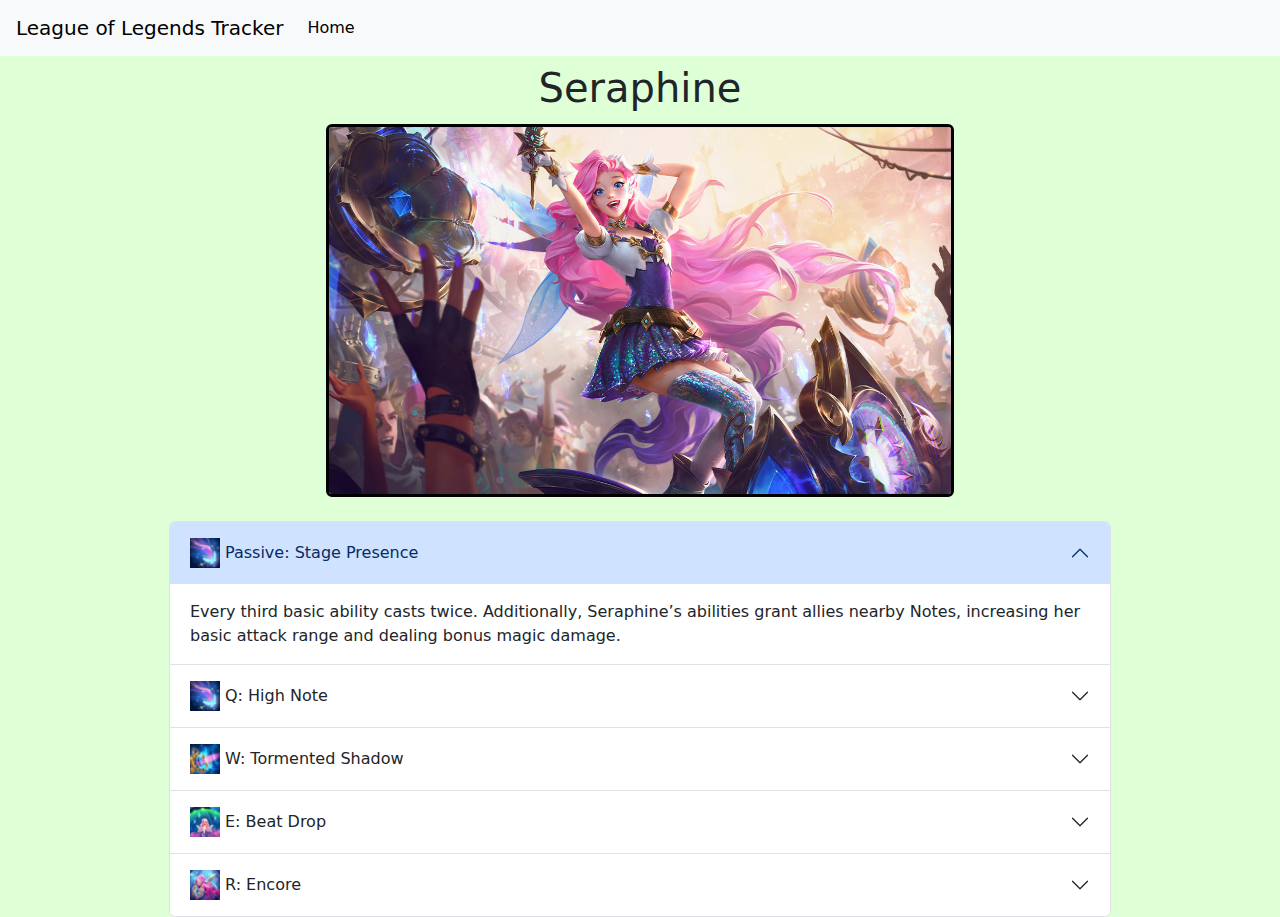
<file: bootstrap-website/pages/champions/seraphine.html>
<!DOCTYPE html>
<html lang="en">
	<head>
		<meta charset="UTF-8" />
		<meta name="viewport" content="width=device-width, initial-scale=1.0" />
		<title>Document</title>
		<link href="https://cdn.jsdelivr.net/npm/bootstrap@5.3.3/dist/css/bootstrap.min.css" rel="stylesheet" integrity="sha384-QWTKZyjpPEjISv5WaRU9OFeRpok6YctnYmDr5pNlyT2bRjXh0JMhjY6hW+ALEwIH" crossorigin="anonymous" />
		<link rel="stylesheet" href="../../styles.css" />
	</head>

	<body>
		<header>
			<nav class="navbar navbar-expand-md navbar-light bg-light ps-3">
				<a class="navbar-brand" href="#">League of Legends Tracker</a>
				<div class="collapse navbar-collapse">
					<ul class="navbar-nav">
						<li class="nav-item">
							<a class="nav-link active" href="../../index.html">Home</a>
						</li>
					</ul>
				</div>
			</nav>
		</header>

		<main>
			<div class="container-fluid">
				<div class="d-flex justify-content-center flex-column align-items-center">
					<h1 class="mt-2">Seraphine</h1>
					<img src="../../resources/Seraphine/Seraphine_0.jpg" class="rounded mt-1 mb-4 border border-3 border-black w-50" alt="" />

					<div class="accordion w-75" id="accordionExample">
						<!-- Passive -->
						<div class="accordion-item">
							<h2 class="accordion-header">
								<button class="accordion-button" type="button" data-bs-toggle="collapse" data-bs-target="#collapseOne" aria-expanded="true" aria-controls="collapseOne">
									<img src="../../resources/Seraphine/361.png" alt="Button Image" style="width: 30px; height: 30px; margin-right: 5px" />Passive: Stage Presence
								</button>
							</h2>
							<div id="collapseOne" class="accordion-collapse collapse show" data-bs-parent="#accordionExample">
								<div class="accordion-body">
									Every third basic ability casts twice. Additionally, Seraphine’s abilities grant allies nearby Notes, increasing her basic attack range and dealing bonus magic damage.
								</div>
							</div>
						</div>
						<!-- Q -->
						<div class="accordion-item">
							<h2 class="accordion-header">
								<button class="accordion-button collapsed" type="button" data-bs-toggle="collapse" data-bs-target="#collapseTwo" aria-expanded="false" aria-controls="collapseTwo">
									<img src="../../resources/Seraphine/361.png" alt="Button Image" style="width: 30px; height: 30px; margin-right: 5px" />Q: High Note
								</button>
							</h2>
							<div id="collapseTwo" class="accordion-collapse collapse" data-bs-parent="#accordionExample">
								<div class="accordion-body">Seraphine fires a sound wave at a target location, dealing magic damage that increases based on the target’s missing health.</div>
							</div>
						</div>

						<!-- W -->
						<div class="accordion-item">
							<h2 class="accordion-header">
								<button class="accordion-button collapsed" type="button" data-bs-toggle="collapse" data-bs-target="#collapseThree" aria-expanded="false" aria-controls="collapseThree">
									<img src="../../resources/Seraphine/362.png" alt="Button Image" style="width: 30px; height: 30px; margin-right: 5px" />W: Tormented Shadow
								</button>
							</h2>
							<div id="collapseThree" class="accordion-collapse collapse" data-bs-parent="#accordionExample">
								<div class="accordion-body">Seraphine shields and grants movement speed to herself and nearby allies. If she is already shielded, she heals allies based on their missing health.</div>
							</div>
						</div>
						<!-- E -->
						<div class="accordion-item">
							<h2 class="accordion-header">
								<button class="accordion-button collapsed" type="button" data-bs-toggle="collapse" data-bs-target="#collapseFour" aria-expanded="false" aria-controls="collapseFour">
									<img src="../../resources/Seraphine/363.png" alt="Button Image" style="width: 30px; height: 30px; margin-right: 5px" />E: Beat Drop
								</button>
							</h2>
							<div id="collapseFour" class="accordion-collapse collapse" data-bs-parent="#accordionExample">
								<div class="accordion-body">Seraphine sends out a wave that damages and slows enemies. If they are already slowed, they are rooted instead. If rooted, they are stunned.</div>
							</div>
						</div>
						<!-- R -->
						<div class="accordion-item">
							<h2 class="accordion-header">
								<button class="accordion-button collapsed" type="button" data-bs-toggle="collapse" data-bs-target="#collapseFive" aria-expanded="false" aria-controls="collapseFive">
									<img src="../../resources/Seraphine/364.png" alt="Button Image" style="width: 30px; height: 30px; margin-right: 5px" />R: Encore
								</button>
							</h2>
							<div id="collapseFive" class="accordion-collapse collapse" data-bs-parent="#accordionExample">
								<div class="accordion-body">Seraphine sends a charm in a target direction, dealing magic damage and charming enemies. The charm extends its range when it hits allies or enemies.</div>
							</div>
						</div>
					</div>
				</div>
			</div>
		</main>

		<script src="https://cdn.jsdelivr.net/npm/bootstrap@5.3.0/dist/js/bootstrap.bundle.min.js"></script>
	</body>
</html>
</file>
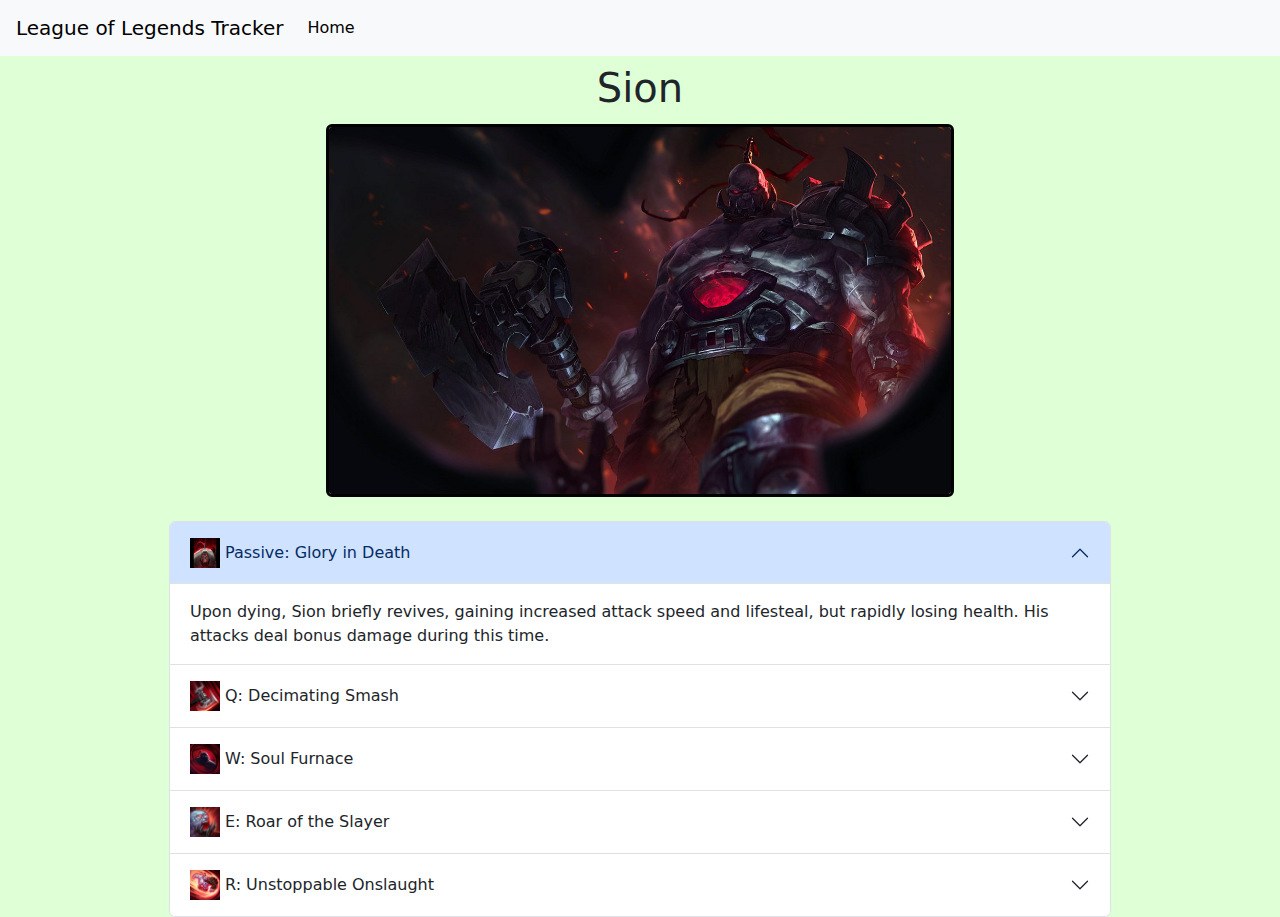
<file: bootstrap-website/pages/champions/sion.html>
<!DOCTYPE html>
<html lang="en">
	<head>
		<meta charset="UTF-8" />
		<meta name="viewport" content="width=device-width, initial-scale=1.0" />
		<title>Document</title>
		<link href="https://cdn.jsdelivr.net/npm/bootstrap@5.3.3/dist/css/bootstrap.min.css" rel="stylesheet" integrity="sha384-QWTKZyjpPEjISv5WaRU9OFeRpok6YctnYmDr5pNlyT2bRjXh0JMhjY6hW+ALEwIH" crossorigin="anonymous" />
		<link rel="stylesheet" href="../../styles.css" />
	</head>

	<body>
		<header>
			<nav class="navbar navbar-expand-md navbar-light bg-light ps-3">
				<a class="navbar-brand" href="#">League of Legends Tracker</a>
				<div class="collapse navbar-collapse">
					<ul class="navbar-nav">
						<li class="nav-item">
							<a class="nav-link active" href="../../index.html">Home</a>
						</li>
					</ul>
				</div>
			</nav>
		</header>

		<main>
			<div class="container-fluid">
				<div class="d-flex justify-content-center flex-column align-items-center">
					<h1 class="mt-2">Sion</h1>
					<img src="../../resources/Sion/Sion_0.jpg" class="rounded mt-1 mb-4 border border-3 border-black w-50" alt="" />

					<div class="accordion w-75" id="accordionExample">
						<!-- Passive -->
						<div class="accordion-item">
							<h2 class="accordion-header">
								<button class="accordion-button" type="button" data-bs-toggle="collapse" data-bs-target="#collapseOne" aria-expanded="true" aria-controls="collapseOne">
									<img src="../../resources/Sion/360.png" alt="Button Image" style="width: 30px; height: 30px; margin-right: 5px" />Passive: Glory in Death
								</button>
							</h2>
							<div id="collapseOne" class="accordion-collapse collapse show" data-bs-parent="#accordionExample">
								<div class="accordion-body">
									Upon dying, Sion briefly revives, gaining increased attack speed and lifesteal, but rapidly losing health. His attacks deal bonus damage during this time.
								</div>
							</div>
						</div>
						<!-- Q -->
						<div class="accordion-item">
							<h2 class="accordion-header">
								<button class="accordion-button collapsed" type="button" data-bs-toggle="collapse" data-bs-target="#collapseTwo" aria-expanded="false" aria-controls="collapseTwo">
									<img src="../../resources/Sion/361.png" alt="Button Image" style="width: 30px; height: 30px; margin-right: 5px" />Q: Decimating Smash
								</button>
							</h2>
							<div id="collapseTwo" class="accordion-collapse collapse" data-bs-parent="#accordionExample">
								<div class="accordion-body">Sion charges up a powerful strike, dealing physical damage to enemies in a line. If fully charged, enemies are knocked up and stunned.</div>
							</div>
						</div>

						<!-- W -->
						<div class="accordion-item">
							<h2 class="accordion-header">
								<button class="accordion-button collapsed" type="button" data-bs-toggle="collapse" data-bs-target="#collapseThree" aria-expanded="false" aria-controls="collapseThree">
									<img src="../../resources/Sion/362.png" alt="Button Image" style="width: 30px; height: 30px; margin-right: 5px" />W: Soul Furnace
								</button>
							</h2>
							<div id="collapseThree" class="accordion-collapse collapse" data-bs-parent="#accordionExample">
								<div class="accordion-body">Sion shields himself and can detonate the shield to deal magic damage to nearby enemies. Killing enemies grants him bonus health permanently.</div>
							</div>
						</div>
						<!-- E -->
						<div class="accordion-item">
							<h2 class="accordion-header">
								<button class="accordion-button collapsed" type="button" data-bs-toggle="collapse" data-bs-target="#collapseFour" aria-expanded="false" aria-controls="collapseFour">
									<img src="../../resources/Sion/363.png" alt="Button Image" style="width: 30px; height: 30px; margin-right: 5px" />E: Roar of the Slayer
								</button>
							</h2>
							<div id="collapseFour" class="accordion-collapse collapse" data-bs-parent="#accordionExample">
								<div class="accordion-body">Sion fires a shockwave, dealing magic damage and slowing enemies. It knocks back minions, damaging and slowing all enemies they hit.</div>
							</div>
						</div>
						<!-- R -->
						<div class="accordion-item">
							<h2 class="accordion-header">
								<button class="accordion-button collapsed" type="button" data-bs-toggle="collapse" data-bs-target="#collapseFive" aria-expanded="false" aria-controls="collapseFive">
									<img src="../../resources/Sion/364.png" alt="Button Image" style="width: 30px; height: 30px; margin-right: 5px" />R: Unstoppable Onslaught
								</button>
							</h2>
							<div id="collapseFive" class="accordion-collapse collapse" data-bs-parent="#accordionExample">
								<div class="accordion-body">Sion charges in a target direction, gaining speed over time. He knocks up and damages all enemies in his path, stopping upon hitting terrain.</div>
							</div>
						</div>
					</div>
				</div>
			</div>
		</main>

		<script src="https://cdn.jsdelivr.net/npm/bootstrap@5.3.0/dist/js/bootstrap.bundle.min.js"></script>
	</body>
</html>
</file>
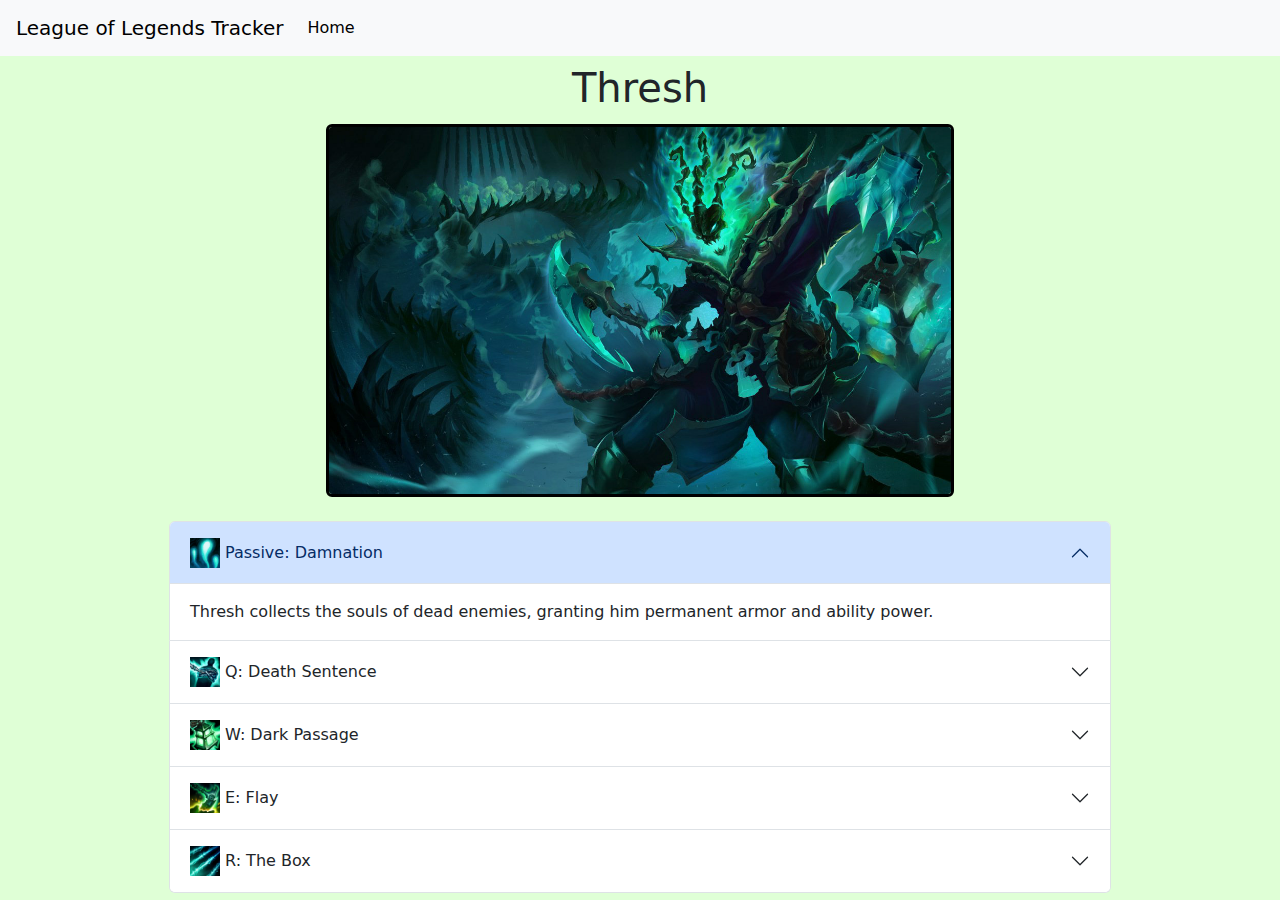
<file: bootstrap-website/pages/champions/thresh.html>
<!DOCTYPE html>
<html lang="en">
	<head>
		<meta charset="UTF-8" />
		<meta name="viewport" content="width=device-width, initial-scale=1.0" />
		<title>Document</title>
		<link href="https://cdn.jsdelivr.net/npm/bootstrap@5.3.3/dist/css/bootstrap.min.css" rel="stylesheet" integrity="sha384-QWTKZyjpPEjISv5WaRU9OFeRpok6YctnYmDr5pNlyT2bRjXh0JMhjY6hW+ALEwIH" crossorigin="anonymous" />
		<link rel="stylesheet" href="../../styles.css" />
	</head>

	<body>
		<header>
			<nav class="navbar navbar-expand-md navbar-light bg-light ps-3">
				<a class="navbar-brand" href="#">League of Legends Tracker</a>
				<div class="collapse navbar-collapse">
					<ul class="navbar-nav">
						<li class="nav-item">
							<a class="nav-link active" href="../../index.html">Home</a>
						</li>
					</ul>
				</div>
			</nav>
		</header>

		<main>
			<div class="container-fluid">
				<div class="d-flex justify-content-center flex-column align-items-center">
					<h1 class="mt-2">Thresh</h1>
					<img src="../../resources/Thresh/Thresh_0.jpg" class="rounded mt-1 mb-4 border border-3 border-black w-50" alt="" />

					<div class="accordion w-75" id="accordionExample">
						<!-- Passive -->
						<div class="accordion-item">
							<h2 class="accordion-header">
								<button class="accordion-button" type="button" data-bs-toggle="collapse" data-bs-target="#collapseOne" aria-expanded="true" aria-controls="collapseOne">
									<img src="../../resources/Thresh/360.png" alt="Button Image" style="width: 30px; height: 30px; margin-right: 5px" />Passive: Damnation
								</button>
							</h2>
							<div id="collapseOne" class="accordion-collapse collapse show" data-bs-parent="#accordionExample">
								<div class="accordion-body">
									Thresh collects the souls of dead enemies, granting him permanent armor and ability power.
								</div>
							</div>
						</div>
						<!-- Q -->
						<div class="accordion-item">
							<h2 class="accordion-header">
								<button class="accordion-button collapsed" type="button" data-bs-toggle="collapse" data-bs-target="#collapseTwo" aria-expanded="false" aria-controls="collapseTwo">
									<img src="../../resources/Thresh/361.png" alt="Button Image" style="width: 30px; height: 30px; margin-right: 5px" />Q: Death Sentence
								</button>
							</h2>
							<div id="collapseTwo" class="accordion-collapse collapse" data-bs-parent="#accordionExample">
								<div class="accordion-body">Thresh throws his scythe in a line, hooking the first enemy hit, dealing magic damage, and pulling them toward him. He can reactivate to dash to the hooked target.</div>
							</div>
						</div>

						<!-- W -->
						<div class="accordion-item">
							<h2 class="accordion-header">
								<button class="accordion-button collapsed" type="button" data-bs-toggle="collapse" data-bs-target="#collapseThree" aria-expanded="false" aria-controls="collapseThree">
									<img src="../../resources/Thresh/362.png" alt="Button Image" style="width: 30px; height: 30px; margin-right: 5px" />W: Dark Passage
								</button>
							</h2>
							<div id="collapseThree" class="accordion-collapse collapse" data-bs-parent="#accordionExample">
								<div class="accordion-body">Thresh throws a lantern to a target location. Allies who click it are shielded and pulled to Thresh.</div>
							</div>
						</div>
						<!-- E -->
						<div class="accordion-item">
							<h2 class="accordion-header">
								<button class="accordion-button collapsed" type="button" data-bs-toggle="collapse" data-bs-target="#collapseFour" aria-expanded="false" aria-controls="collapseFour">
									<img src="../../resources/Thresh/363.png" alt="Button Image" style="width: 30px; height: 30px; margin-right: 5px" />E: Flay
								</button>
							</h2>
							<div id="collapseFour" class="accordion-collapse collapse" data-bs-parent="#accordionExample">
								<div class="accordion-body">Thresh sweeps his chain in a direction, dealing magic damage and knocking enemies in that direction.</div>
							</div>
						</div>
						<!-- R -->
						<div class="accordion-item">
							<h2 class="accordion-header">
								<button class="accordion-button collapsed" type="button" data-bs-toggle="collapse" data-bs-target="#collapseFive" aria-expanded="false" aria-controls="collapseFive">
									<img src="../../resources/Thresh/364.png" alt="Button Image" style="width: 30px; height: 30px; margin-right: 5px" />R: The Box
								</button>
							</h2>
							<div id="collapseFive" class="accordion-collapse collapse" data-bs-parent="#accordionExample">
								<div class="accordion-body">Thresh creates a pentagon of spectral walls around him. Enemies who pass through a wall are slowed and take magic damage, breaking that wall.</div>
							</div>
						</div>
					</div>
				</div>
			</div>
		</main>

		<script src="https://cdn.jsdelivr.net/npm/bootstrap@5.3.0/dist/js/bootstrap.bundle.min.js"></script>
	</body>
</html>
</file>
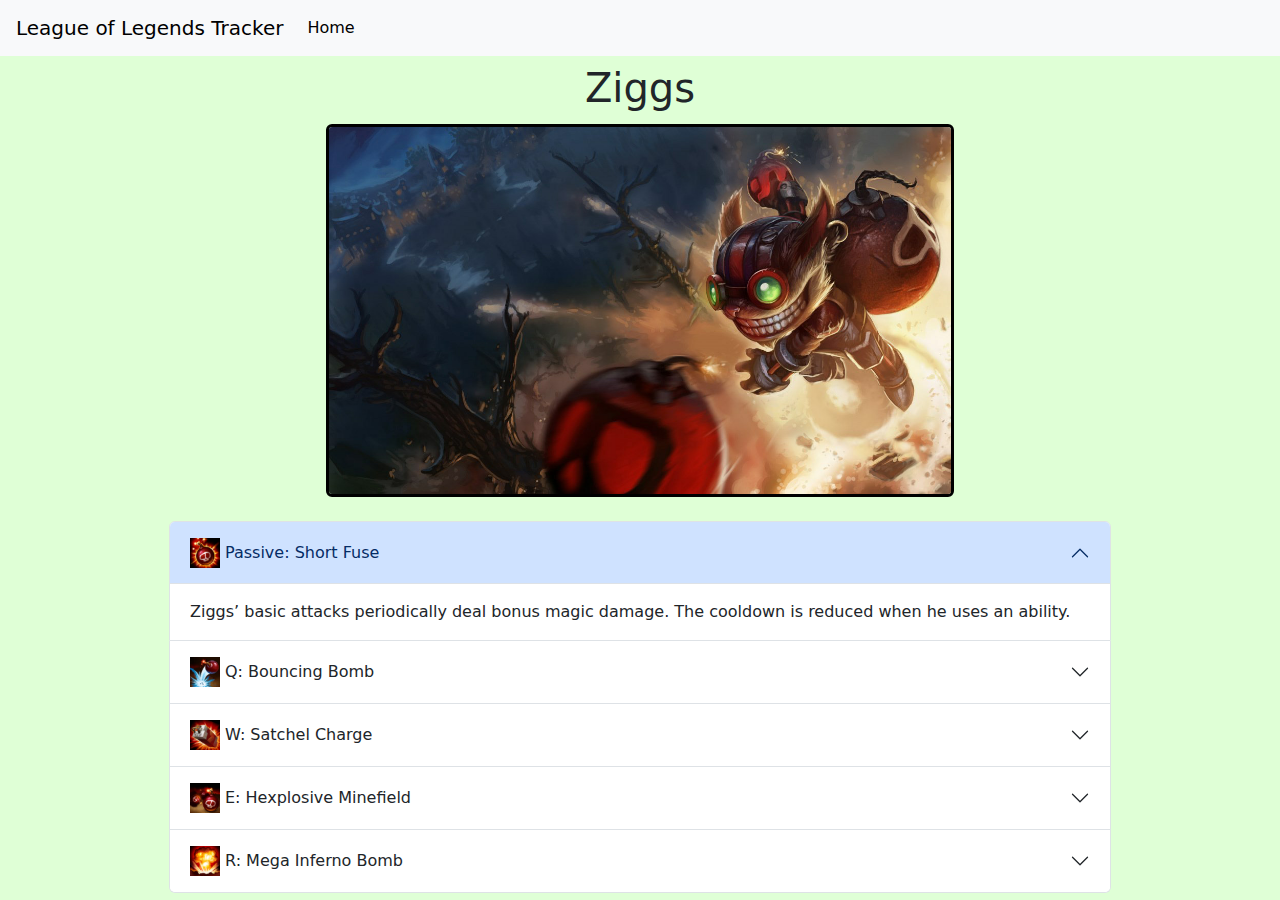
<file: bootstrap-website/pages/champions/ziggs.html>
<!DOCTYPE html>
<html lang="en">
	<head>
		<meta charset="UTF-8" />
		<meta name="viewport" content="width=device-width, initial-scale=1.0" />
		<title>Document</title>
		<link href="https://cdn.jsdelivr.net/npm/bootstrap@5.3.3/dist/css/bootstrap.min.css" rel="stylesheet" integrity="sha384-QWTKZyjpPEjISv5WaRU9OFeRpok6YctnYmDr5pNlyT2bRjXh0JMhjY6hW+ALEwIH" crossorigin="anonymous" />
		<link rel="stylesheet" href="../../styles.css" />
	</head>

	<body>
		<header>
			<nav class="navbar navbar-expand-md navbar-light bg-light ps-3">
				<a class="navbar-brand" href="#">League of Legends Tracker</a>
				<div class="collapse navbar-collapse">
					<ul class="navbar-nav">
						<li class="nav-item">
							<a class="nav-link active" href="../../index.html">Home</a>
						</li>
					</ul>
				</div>
			</nav>
		</header>

		<main>
			<div class="container-fluid">
				<div class="d-flex justify-content-center flex-column align-items-center">
					<h1 class="mt-2">Ziggs</h1>
					<img src="../../resources/Ziggs/Ziggs_0.jpg" class="rounded mt-1 mb-4 border border-3 border-black w-50" alt="" />

					<div class="accordion w-75" id="accordionExample">
						<!-- Passive -->
						<div class="accordion-item">
							<h2 class="accordion-header">
								<button class="accordion-button" type="button" data-bs-toggle="collapse" data-bs-target="#collapseOne" aria-expanded="true" aria-controls="collapseOne">
									<img src="../../resources/Ziggs/360.png" alt="Button Image" style="width: 30px; height: 30px; margin-right: 5px" />Passive: Short Fuse
								</button>
							</h2>
							<div id="collapseOne" class="accordion-collapse collapse show" data-bs-parent="#accordionExample">
								<div class="accordion-body">
									Ziggs’ basic attacks periodically deal bonus magic damage. The cooldown is reduced when he uses an ability.
								</div>
							</div>
						</div>
						<!-- Q -->
						<div class="accordion-item">
							<h2 class="accordion-header">
								<button class="accordion-button collapsed" type="button" data-bs-toggle="collapse" data-bs-target="#collapseTwo" aria-expanded="false" aria-controls="collapseTwo">
									<img src="../../resources/Ziggs/361.png" alt="Button Image" style="width: 30px; height: 30px; margin-right: 5px" />Q: Bouncing Bomb
								</button>
							</h2>
							<div id="collapseTwo" class="accordion-collapse collapse" data-bs-parent="#accordionExample">
								<div class="accordion-body">Ziggs throws a bouncing bomb that explodes on impact, dealing magic damage.</div>
							</div>
						</div>

						<!-- W -->
						<div class="accordion-item">
							<h2 class="accordion-header">
								<button class="accordion-button collapsed" type="button" data-bs-toggle="collapse" data-bs-target="#collapseThree" aria-expanded="false" aria-controls="collapseThree">
									<img src="../../resources/Ziggs/362.png" alt="Button Image" style="width: 30px; height: 30px; margin-right: 5px" />W: Satchel Charge
								</button>
							</h2>
							<div id="collapseThree" class="accordion-collapse collapse" data-bs-parent="#accordionExample">
								<div class="accordion-body">Ziggs throws a charge that explodes after a delay or upon reactivation, dealing magic damage and knocking back enemies. It can destroy turrets below a certain health threshold.</div>
							</div>
						</div>
						<!-- E -->
						<div class="accordion-item">
							<h2 class="accordion-header">
								<button class="accordion-button collapsed" type="button" data-bs-toggle="collapse" data-bs-target="#collapseFour" aria-expanded="false" aria-controls="collapseFour">
									<img src="../../resources/Ziggs/363.png" alt="Button Image" style="width: 30px; height: 30px; margin-right: 5px" />E: Hexplosive Minefield
								</button>
							</h2>
							<div id="collapseFour" class="accordion-collapse collapse" data-bs-parent="#accordionExample">
								<div class="accordion-body">Ziggs scatters proximity mines that slow and damage enemies who step on them.</div>
							</div>
						</div>
						<!-- R -->
						<div class="accordion-item">
							<h2 class="accordion-header">
								<button class="accordion-button collapsed" type="button" data-bs-toggle="collapse" data-bs-target="#collapseFive" aria-expanded="false" aria-controls="collapseFive">
									<img src="../../resources/Ziggs/364.png" alt="Button Image" style="width: 30px; height: 30px; margin-right: 5px" />R: Mega Inferno Bomb
								</button>
							</h2>
							<div id="collapseFive" class="accordion-collapse collapse" data-bs-parent="#accordionExample">
								<div class="accordion-body">Ziggs hurls a massive bomb at a target location, dealing magic damage to enemies in the center of the explosion and reduced damage to those farther away.</div>
							</div>
						</div>
					</div>
				</div>
			</div>
		</main>

		<script src="https://cdn.jsdelivr.net/npm/bootstrap@5.3.0/dist/js/bootstrap.bundle.min.js"></script>
	</body>
</html>
</file>
<file: bootstrap-website/styles.css>
* {
	margin: 0;
	padding: 0;
	box-sizing: 0;
}

body {
	background-color: #dfffd6;
}

.navbar-nav {
	flex-wrap: nowrap;
}
.dropdown-menu {
	position: absolute;
	transform: translate(0, 100%);
}
</file>
